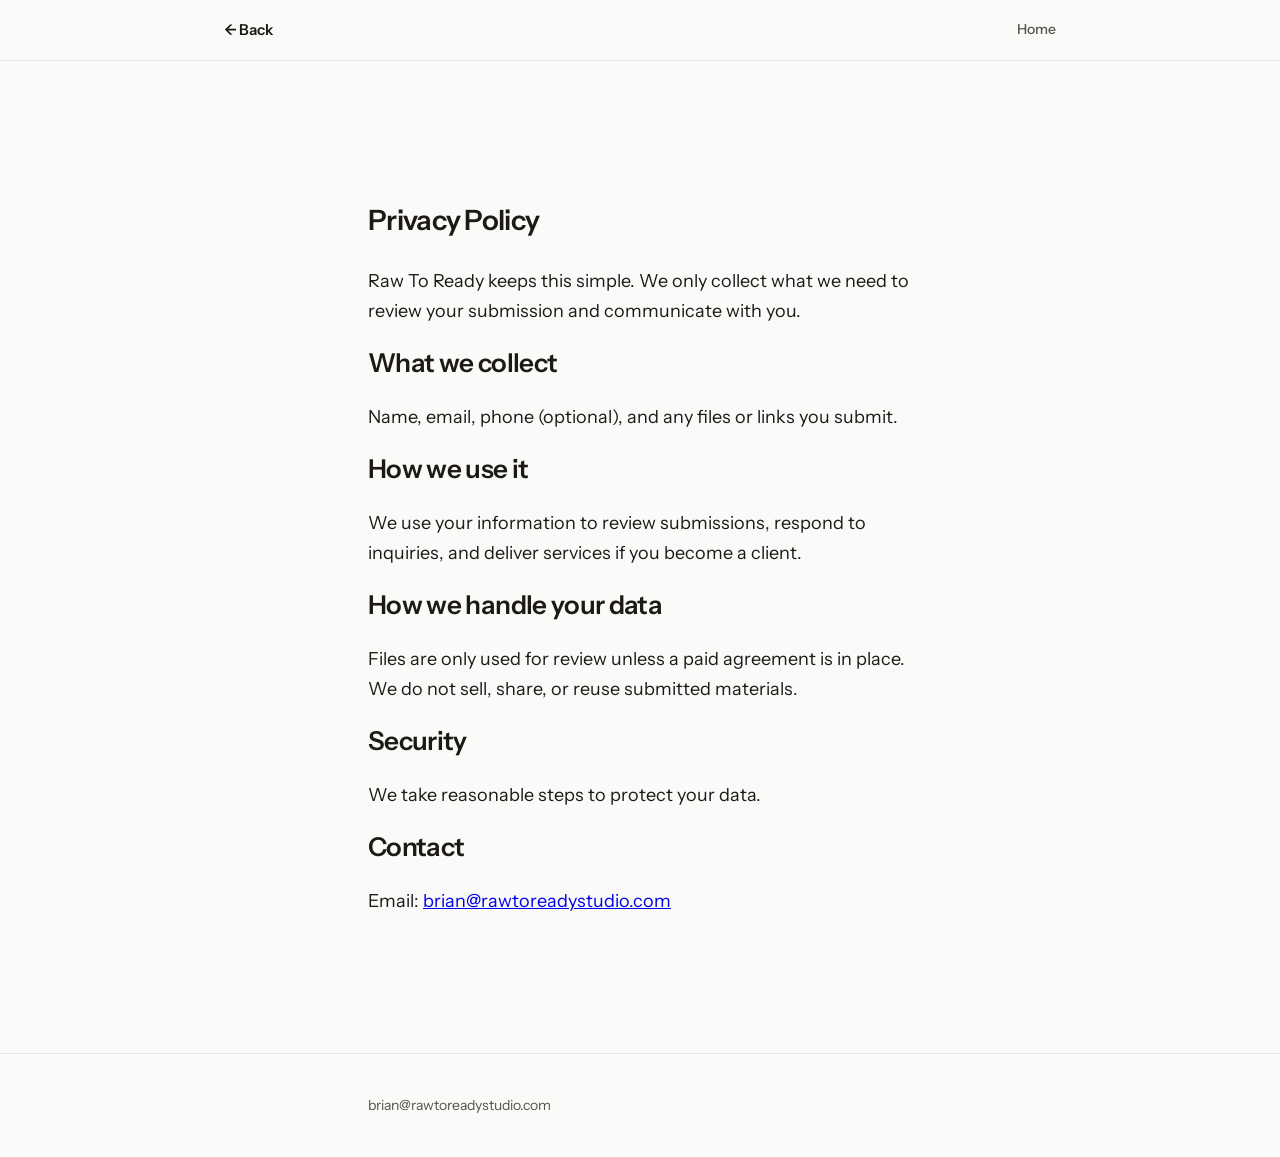
<file: privacy.html>
<!DOCTYPE html>
<html lang="en">
  <head>
    <meta charset="UTF-8" />
    <meta name="viewport" content="width=device-width, initial-scale=1" />
    <title>Privacy Policy | Raw To Ready</title>
    <link rel="preconnect" href="https://fonts.googleapis.com" />
    <link rel="preconnect" href="https://fonts.gstatic.com" crossorigin />
    <link href="https://fonts.googleapis.com/css2?family=Instrument+Sans:ital,wght@0,400;0,500;0,600;0,700&display=swap" rel="stylesheet" />
    <link rel="stylesheet" href="styles.css" />
  </head>
  <body>
    <header class="site-header">
      <div class="container header-inner">
        <a class="logo" href="index.html">← Back</a>
        <nav class="nav">
          <a href="index.html">Home</a>
        </nav>
      </div>
    </header>
    <main class="section section--large">
      <div class="container container--narrow">
        <h1 class="page-title">Privacy Policy</h1>
        <div class="prose">
          <p>Raw To Ready keeps this simple. We only collect what we need to review your submission and communicate with you.</p>

          <h2 class="section__title">What we collect</h2>
          <p>
            Name, email, phone (optional), and any files or links you submit.
          </p>

          <h2 class="section__title">How we use it</h2>
          <p>
            We use your information to review submissions, respond to inquiries, and deliver services if you become a client.
          </p>

          <h2 class="section__title">How we handle your data</h2>
          <p>
            Files are only used for review unless a paid agreement is in place. We do not sell, share, or reuse submitted materials.
          </p>

          <h2 class="section__title">Security</h2>
          <p>
            We take reasonable steps to protect your data.
          </p>

          <h2 class="section__title">Contact</h2>
          <p>
            Email: <a href="mailto:brian@rawtoreadystudio.com">brian@rawtoreadystudio.com</a>
          </p>
        </div>
      </div>
    </main>
    <footer class="site-footer">
      <div class="container footer-inner">
        <p><a href="mailto:brian@rawtoreadystudio.com">brian@rawtoreadystudio.com</a></p>
      </div>
    </footer>
  </body>
</html>
</file>
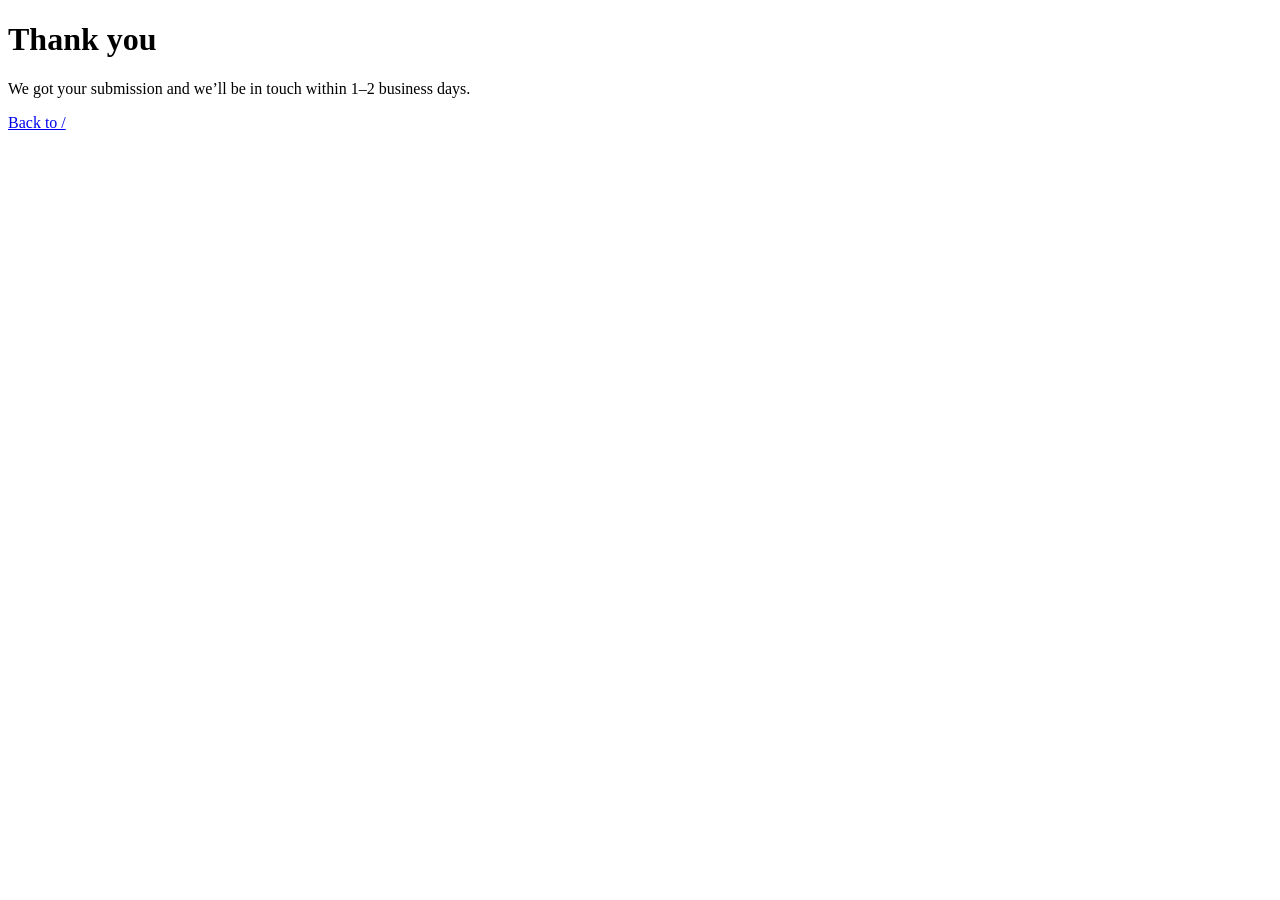
<file: thank-you.html>
<!DOCTYPE html>
<html lang="en">
<head>
  <meta charset="UTF-8">
  <meta name="viewport" content="width=device-width, initial-scale=1.0">
  <title>Thank You</title>
</head>
<body>
  <main>
    <div>
      <h1>Thank you</h1>
      <p>We got your submission and we’ll be in touch within 1–2 business days.</p>
      <p><a href="/">Back to /</a></p>
    </div>
  </main>
</body>
</html>
</file>
<file: styles.css>
/* --------------------------------------------------------------------------
   Premium service landing — typography-led, generous space, minimal chrome
   -------------------------------------------------------------------------- */

:root {
  --bg: #fafaf9;
  --bg-muted: #f4f4f2;
  --surface: #ffffff;
  --text: #1c1917;
  --text-secondary: #57534e;
  --text-muted: #78716c;
  --border: #e7e5e4;
  --accent: #1e3a5f;
  --accent-hover: #152a45;
  --accent-ink: #f8fafc;
  --radius: 6px;
  --font: "Instrument Sans", system-ui, -apple-system, sans-serif;
  --max-text: 38rem;
  --max-wide: 48rem;
  --section-pad: clamp(4rem, 12vw, 7rem);
  --section-pad-lg: clamp(5rem, 14vw, 8.5rem);
}

*,
*::before,
*::after {
  box-sizing: border-box;
}

html {
  scroll-behavior: smooth;
}

#send-link,
#book,
#how-it-works {
  scroll-margin-top: 5rem;
}

body {
  margin: 0;
  font-family: var(--font);
  font-size: 1.0625rem;
  line-height: 1.65;
  color: var(--text);
  background: var(--bg);
  -webkit-font-smoothing: antialiased;
}

@media (min-width: 768px) {
  body {
    font-size: 1.125rem;
  }
}

.container {
  width: 100%;
  max-width: 56rem;
  margin-inline: auto;
  padding-inline: clamp(1.25rem, 4vw, 2rem);
}

.container--narrow {
  max-width: var(--max-text);
}

.section {
  padding-block: var(--section-pad);
}

.section--large {
  padding-block: var(--section-pad-lg);
}

.section--hero {
  padding-top: clamp(3rem, 8vw, 5rem);
  padding-bottom: var(--section-pad-lg);
  background:
    radial-gradient(45rem 24rem at 10% 0%, rgba(56, 97, 155, 0.35), transparent 55%),
    radial-gradient(40rem 20rem at 95% 15%, rgba(49, 80, 130, 0.3), transparent 55%),
    linear-gradient(145deg, #0c1b30 0%, #10233e 45%, #132b49 100%);
  color: #eef4ff;
}

.section--muted {
  background: var(--bg-muted);
}

.section--accent {
  background: var(--accent);
  color: var(--accent-ink);
}

/* Header */

.site-header {
  position: sticky;
  top: 0;
  z-index: 10;
  background: rgba(250, 250, 249, 0.92);
  backdrop-filter: blur(8px);
  border-bottom: 1px solid var(--border);
  transition: background 0.2s ease, border-color 0.2s ease, box-shadow 0.2s ease;
}

.header-inner {
  display: flex;
  align-items: center;
  justify-content: space-between;
  gap: 1rem;
  min-height: 3.75rem;
  max-width: 56rem;
}

.logo {
  display: inline-flex;
  flex-direction: column;
  line-height: 1.1;
  font-weight: 600;
  font-size: 0.9375rem;
  letter-spacing: -0.02em;
  color: var(--text);
  text-decoration: none;
}

.logo__name {
  font-size: 0.95rem;
}

.logo__descriptor {
  margin-top: 0.15rem;
  font-size: 0.68rem;
  letter-spacing: 0.08em;
  text-transform: uppercase;
  font-weight: 500;
  color: inherit;
  opacity: 0.74;
}

.logo:hover {
  color: var(--accent);
}

.nav {
  display: flex;
  align-items: center;
  gap: clamp(1rem, 3vw, 1.75rem);
  font-size: 0.875rem;
}

.nav a {
  color: var(--text-secondary);
  text-decoration: none;
  font-weight: 500;
}

.nav a:hover {
  color: var(--text);
}

.nav-muted {
  color: var(--text-muted) !important;
}

.site-header--overlay {
  background: transparent;
  border-bottom-color: transparent;
  backdrop-filter: none;
  box-shadow: none;
}

.site-header--overlay .logo {
  color: rgba(239, 246, 255, 0.94);
}

.site-header--overlay .logo:hover {
  color: #ffffff;
}

.site-header--overlay .nav a {
  color: rgba(223, 236, 255, 0.84);
}

.site-header--overlay .nav a:hover {
  color: #ffffff;
}

.site-header--overlay .nav-muted {
  color: rgba(197, 217, 247, 0.82) !important;
}

.site-header--overlay.is-solid {
  background: rgba(250, 250, 249, 0.92);
  border-bottom-color: var(--border);
  backdrop-filter: blur(8px);
  box-shadow: 0 1px 0 rgba(0, 0, 0, 0.02);
}

.site-header--overlay.is-solid .logo {
  color: var(--text);
}

.site-header--overlay.is-solid .logo:hover {
  color: var(--accent);
}

.site-header--overlay.is-solid .nav a {
  color: var(--text-secondary);
}

.site-header--overlay.is-solid .nav a:hover {
  color: var(--text);
}

.site-header--overlay.is-solid .nav-muted {
  color: var(--text-muted) !important;
}

/* Typography */

.eyebrow {
  margin: 0 0 1.25rem;
  font-size: 0.75rem;
  font-weight: 600;
  letter-spacing: 0.12em;
  text-transform: uppercase;
  color: var(--text-muted);
}

.page-title {
  margin: 0 0 1.5rem;
  font-size: clamp(1.5rem, 3vw, 1.75rem);
  font-weight: 600;
  letter-spacing: -0.025em;
  color: var(--text);
}

.hero__title {
  margin: 0 0 1.75rem;
  font-size: clamp(1.875rem, 5vw, 2.75rem);
  font-weight: 600;
  line-height: 1.15;
  letter-spacing: -0.03em;
  color: #f3f7ff;
}

.section__title {
  margin: 0 0 1.5rem;
  font-size: clamp(1.375rem, 2.5vw, 1.625rem);
  font-weight: 600;
  line-height: 1.25;
  letter-spacing: -0.025em;
  color: var(--text);
}

.section__title--center {
  text-align: center;
  margin-bottom: 2.5rem;
}

.section__title--light {
  color: var(--accent-ink);
}

.subsection-title {
  margin: 2.5rem 0 1rem;
  font-size: 0.8125rem;
  font-weight: 600;
  letter-spacing: 0.08em;
  text-transform: uppercase;
  color: var(--text-muted);
}

.prose {
  margin: 0;
}

.prose p {
  margin: 0 0 1.25rem;
}

.prose p:last-child {
  margin-bottom: 0;
}

.prose--lead {
  font-size: 1.0625rem;
}

@media (min-width: 768px) {
  .prose--lead {
    font-size: 1.125rem;
    line-height: 1.7;
  }
}

.prose--solution {
  margin-bottom: 0;
}

.prose--light {
  color: rgba(248, 250, 252, 0.88);
  margin-bottom: 2rem;
  font-size: 1.0625rem;
  line-height: 1.65;
}

.timeline {
  margin-top: 1.5rem;
  margin-bottom: 0;
  padding-top: 1.5rem;
  border-top: 1px solid rgba(209, 224, 248, 0.28);
  font-size: 0.9375rem;
  color: rgba(233, 241, 255, 0.84);
}

.pullquote {
  margin: 2.5rem 0 0;
  padding: 1.5rem 0 0;
  border-top: 1px solid var(--border);
  font-size: 1.0625rem;
  line-height: 1.6;
  color: var(--text-secondary);
}

/* Lists */

.pain-list {
  margin: 0;
  padding: 0;
  list-style: none;
}

.pain-list li {
  margin-bottom: 1.5rem;
  padding-left: 0;
  line-height: 1.65;
  color: var(--text-secondary);
}

.pain-list li:last-child {
  margin-bottom: 0;
}

.pain-list strong {
  color: var(--text);
  font-weight: 600;
}

.steps {
  margin: 0;
  padding-left: 1.25rem;
}

.steps li {
  margin-bottom: 1rem;
  padding-left: 0.35rem;
  line-height: 1.65;
  color: var(--text-secondary);
}

.steps li::marker {
  color: var(--text-muted);
  font-weight: 600;
}

.steps strong {
  color: var(--text);
}

.why-list {
  margin: 0;
  padding: 0;
  list-style: none;
}

.why-list li {
  position: relative;
  margin-bottom: 1.5rem;
  padding-left: 1.25rem;
  line-height: 1.65;
  color: var(--text-secondary);
}

.why-list li::before {
  content: "";
  position: absolute;
  left: 0;
  top: 0.55em;
  width: 6px;
  height: 6px;
  border-radius: 50%;
  background: var(--accent);
  opacity: 0.5;
}

.why-list li:last-child {
  margin-bottom: 0;
}

.why-list strong {
  color: var(--text);
}

/* Table */

.table-wrap {
  overflow-x: auto;
  border-radius: var(--radius);
  border: 1px solid var(--border);
  background: var(--surface);
}

.deliverables {
  width: 100%;
  border-collapse: collapse;
  font-size: 0.9375rem;
  text-align: left;
}

.deliverables th,
.deliverables td {
  padding: 1rem 1.25rem;
  vertical-align: top;
  border-bottom: 1px solid var(--border);
}

.deliverables th {
  font-weight: 600;
  font-size: 0.75rem;
  letter-spacing: 0.06em;
  text-transform: uppercase;
  color: var(--text-muted);
  background: var(--bg-muted);
}

.deliverables tbody tr:last-child td {
  border-bottom: none;
}

.deliverables td:first-child {
  font-weight: 500;
  color: var(--text);
  width: 42%;
}

.deliverables td:last-child {
  color: var(--text-secondary);
}

@media (max-width: 540px) {
  .deliverables td:first-child {
    width: auto;
  }
}

/* Testimonial */

.testimonial {
  margin: 0;
  padding: 0;
  border: none;
}

.testimonial p {
  margin: 0 0 0.75rem;
  font-size: 1.125rem;
  line-height: 1.55;
  font-style: italic;
  color: var(--text);
}

.testimonial footer {
  font-size: 0.875rem;
  font-style: normal;
  color: var(--text-muted);
}

.proof-block {
  margin-top: 2.5rem;
  padding: 1.5rem 1.5rem 1.25rem;
  background: var(--surface);
  border: 1px solid var(--border);
  border-radius: var(--radius);
}

.proof-block__title {
  margin: 0 0 0.875rem;
  font-size: 0.8125rem;
  font-weight: 600;
  letter-spacing: 0.04em;
  text-transform: uppercase;
  color: var(--text-muted);
}

.proof-block__list {
  margin: 0;
  padding-left: 1.25rem;
}

.proof-block__list li {
  margin-bottom: 0.5rem;
  line-height: 1.5;
  color: var(--text-secondary);
}

.proof-block__list li:last-child {
  margin-bottom: 0;
}

.video-proof__title {
  margin: 0 0 1rem;
  font-size: 0.95rem;
  font-weight: 600;
  color: var(--text);
}

.lynette-showcase {
  margin-top: 2rem;
}

.lynette-showcase__grid {
  display: flex;
  flex-direction: row;
  gap: 1.25rem;
  align-items: start;
}

.testimonial-video {
  position: relative;
  flex: 0 0 240px;
  width: 240px;
  max-width: 240px;
  min-height: 0;
  border-radius: 16px;
  overflow: hidden;
  background: transparent;
  border: 0;
  box-shadow: none;
}

.testimonial-video video {
  width: 100%;
  max-width: 100%;
  height: auto;
  display: block;
  border-radius: 16px;
  background: transparent;
}


.lynette-showcase .testimonial {
  margin: 0;
}

.lynette-showcase .testimonial p {
  margin-top: 0.1rem;
  font-size: 1rem;
  line-height: 1.62;
}

@media (max-width: 768px) {
  .lynette-showcase__grid {
    flex-direction: column;
    gap: 1rem;
  }

  .testimonial-video {
    flex: 0 0 auto;
    width: 100% !important;
    max-width: 100% !important;
    min-height: 0 !important;
    height: auto !important;
    padding: 0 !important;
    margin: 0 !important;
    background: transparent !important;
    border: 0 !important;
    box-shadow: none !important;
  }

  .testimonial-video video {
    display: block !important;
    width: 100% !important;
    max-width: 100% !important;
    height: auto !important;
    border-radius: 16px !important;
    background: transparent !important;
  }

}

.confidentiality {
  margin: 2rem 0 0;
  font-size: 0.875rem;
  color: var(--text-muted);
}

/* CTAs */

.cta-row {
  display: flex;
  flex-wrap: wrap;
  gap: 0.875rem;
  margin-top: 2rem;
}

.micro-trust {
  margin: 1.5rem 0 0;
  font-size: 0.875rem;
  color: rgba(219, 233, 255, 0.72);
}

.hero-grid {
  display: grid;
  gap: clamp(2rem, 6vw, 3.75rem);
  align-items: center;
}.hero-header {
  text-align: center;
  margin-bottom: 1.75rem;
}

.hero-video-row {
  display: flex;
  align-items: flex-end;
  gap: 2rem;
  max-width: 860px;
  margin: 0 auto 2rem;
}

.hero-video-wrap {
  flex: 0 0 55%;
  min-width: 0;
}

.hero-flow {
  flex: 1;
  align-self: center;
}

.hero-copy--centered {
  text-align: left;
  max-width: 680px;
  margin: 0 auto 0 0;
}

.hero-copy--centered .cta-row {
  justify-content: flex-start;
}

.hero-copy--centered .cta-row--solo {
  justify-content: flex-start;
}

.hero-copy--centered .cta-row--solo .cta-mailto {
  align-items: flex-start;
  text-align: left;
}

.hero-copy--centered .cta-row--solo .cta-subtext {
  align-self: flex-start;
}

@media (max-width: 640px) {
  .hero-video-row {
    flex-direction: column;
  }
}


.hero-brand {
  margin: 0 0 1rem;
  font-size: 0.8125rem;
  letter-spacing: 0.12em;
  text-transform: uppercase;
  font-weight: 600;
  color: rgba(219, 233, 255, 0.8);
}

.hero .prose--lead p {
  color: rgba(238, 244, 255, 0.9);
}

.hero-flow {
  background: rgba(12, 23, 39, 0.45);
  border: 1px solid rgba(148, 176, 223, 0.22);
  border-radius: 12px;
  padding: 1.25rem;
  box-shadow: 0 14px 40px rgba(3, 8, 18, 0.38), inset 0 1px 0 rgba(205, 223, 250, 0.08);
}

.hero-flow__panel {
  border-radius: 8px;
  padding: 0.8rem 0.9rem;
  font-size: 0.9rem;
  font-weight: 500;
  line-height: 1.35;
}

.hero-flow__panel--messy {
  background: rgba(27, 42, 67, 0.72);
  border: 1px solid rgba(142, 170, 219, 0.25);
  color: rgba(226, 238, 255, 0.9);
}

.hero-flow__arrow {
  height: 2px;
  margin: 1rem 0;
  background: linear-gradient(90deg, rgba(113, 157, 232, 0.12) 0%, rgba(130, 190, 255, 0.95) 50%, rgba(186, 221, 255, 0.4) 100%);
  position: relative;
  box-shadow: 0 0 12px rgba(131, 185, 255, 0.55);
}

.hero-flow__arrow::after {
  content: "";
  position: absolute;
  right: -1px;
  top: 50%;
  transform: translateY(-50%);
  border-top: 6px solid transparent;
  border-bottom: 6px solid transparent;
  border-left: 10px solid rgba(169, 212, 255, 0.95);
  filter: drop-shadow(0 0 6px rgba(122, 183, 255, 0.75));
}

.hero-flow__panel--polished {
  background: rgba(18, 41, 69, 0.88);
  border: 1px solid rgba(164, 196, 246, 0.42);
}

.hero-flow__title {
  margin: 0 0 0.7rem;
  font-size: 0.8rem;
  letter-spacing: 0.1em;
  text-transform: uppercase;
  font-weight: 600;
  color: rgba(209, 228, 255, 0.86);
}

.hero-flow__list {
  margin: 0;
  padding-left: 1.15rem;
}

.hero-flow__list li {
  margin-bottom: 0.45rem;
  color: #f0f6ff;
  font-size: 0.93rem;
  line-height: 1.4;
}

.hero-flow__list li:last-child {
  margin-bottom: 0;
}

.hero-tagline {
  margin: 0;
  font-size: 0.9rem;
  color: rgba(219, 233, 255, 0.84);
}

.btn {
  display: inline-flex;
  align-items: center;
  justify-content: center;
  padding: 0.875rem 1.25rem;
  font-family: inherit;
  font-size: 0.9375rem;
  font-weight: 600;
  line-height: 1.35;
  text-align: center;
  text-decoration: none;
  border-radius: var(--radius);
  border: 1px solid transparent;
  cursor: pointer;
  transition: background 0.15s ease, color 0.15s ease, border-color 0.15s ease;
}

.btn--primary {
  background: var(--accent);
  color: var(--accent-ink);
  border-color: var(--accent);
}

.btn--primary:hover {
  background: var(--accent-hover);
  border-color: var(--accent-hover);
}

.btn--secondary {
  background: var(--surface);
  color: var(--text);
  border-color: var(--border);
}

.btn--secondary:hover {
  border-color: var(--text-muted);
  background: var(--bg-muted);
}

.hero .btn--secondary {
  background: transparent;
  color: #e9f3ff;
  border-color: rgba(197, 217, 247, 0.36);
}

.hero .btn--secondary:hover {
  background: rgba(199, 220, 250, 0.12);
  border-color: rgba(219, 233, 255, 0.6);
}

.btn--on-dark {
  background: var(--accent-ink);
  color: var(--accent);
  border-color: var(--accent-ink);
}

.btn--on-dark:hover {
  background: rgba(248, 250, 252, 0.92);
}

.btn--ghost {
  background: transparent;
  color: var(--accent-ink);
  border-color: rgba(248, 250, 252, 0.35);
}

.btn--ghost:hover {
  background: rgba(248, 250, 252, 0.08);
  border-color: rgba(248, 250, 252, 0.5);
}

.btn--block {
  width: 100%;
}

/* Mailto CTA (matches primary button styling) */
.cta-mailto {
  display: flex;
  flex-direction: column;
  align-items: flex-start;
}

.cta-button {
  display: inline-flex;
  align-items: center;
  justify-content: center;
  padding: 0.875rem 1.25rem;
  font-family: inherit;
  font-size: 0.9375rem;
  font-weight: 600;
  line-height: 1.35;
  text-align: center;
  text-decoration: none;
  border-radius: var(--radius);
  border: 1px solid var(--accent);
  background: var(--accent);
  color: var(--accent-ink);
  transition: background 0.15s ease, border-color 0.15s ease;
}

.cta-button:hover {
  background: var(--accent-hover);
  border-color: var(--accent-hover);
}

.cta-subtext {
  margin: 0.5rem 0 0;
  font-size: 0.875rem;
  line-height: 1.45;
}

.hero .cta-subtext {
  color: rgba(219, 233, 255, 0.72);
}

.section--accent .cta-button {
  background: var(--accent-ink);
  color: var(--accent);
  border-color: var(--accent-ink);
}

.section--accent .cta-button:hover {
  background: rgba(248, 250, 252, 0.92);
  border-color: rgba(248, 250, 252, 0.92);
}

.section--accent .cta-subtext {
  color: rgba(248, 250, 252, 0.82);
}

.section--cta-mid {
  padding-block: clamp(2.25rem, 5vw, 3.25rem);
  border-top: 1px solid var(--border);
}

.cta-row--solo {
  justify-content: center;
}

.cta-row--solo .cta-mailto {
  align-items: center;
  text-align: center;
}

.cta-row--solo .cta-subtext {
  align-self: center;
}

@media (max-width: 640px) {
  .cta-row {
    flex-direction: column;
  }

  .cta-row .btn {
    width: 100%;
  }

  .cta-row .cta-mailto {
    width: 100%;
  }

  .cta-row .cta-button {
    width: 100%;
    padding: 0.75rem 0.95rem;
    font-size: 0.875rem;
    line-height: 1.3;
    text-wrap: pretty;
  }

  .cta-row .cta-subtext {
    margin-top: 0.45rem;
    font-size: 0.8125rem;
    line-height: 1.4;
  }
}

@media (min-width: 960px) {
  .hero-grid {
    grid-template-columns: minmax(0, 1.12fr) minmax(0, 0.88fr);
  }

  .hero-tagline {
    grid-column: 1 / -1;
    margin-top: 0.5rem;
  }
}

/* Form */

.lead-form {
  margin-top: 2.5rem;
  padding: 2rem;
  background: var(--surface);
  border: 1px solid var(--border);
  border-radius: var(--radius);
}

.field {
  margin-bottom: 1.5rem;
}

.field:last-of-type {
  margin-bottom: 2rem;
}

.field label {
  display: block;
  margin-bottom: 0.5rem;
  font-size: 0.875rem;
  font-weight: 500;
  color: var(--text);
}

.req {
  font-weight: 400;
  color: var(--text-muted);
}

input[type="text"],
input[type="email"],
input[type="url"],
input[type="tel"],
textarea {
  width: 100%;
  padding: 0.75rem 0.875rem;
  font-family: inherit;
  font-size: 1rem;
  line-height: 1.5;
  color: var(--text);
  background: var(--bg);
  border: 1px solid var(--border);
  border-radius: var(--radius);
}

input:focus,
textarea:focus {
  outline: none;
  border-color: var(--accent);
  box-shadow: 0 0 0 3px rgba(30, 58, 95, 0.12);
}

textarea {
  resize: vertical;
  min-height: 5rem;
}

input[type="file"] {
  width: 100%;
  font-size: 0.875rem;
  color: var(--text-secondary);
}

.form-footnote {
  margin: 1.5rem 0 0;
  font-size: 0.875rem;
  color: var(--text-secondary);
}

.form-privacy {
  margin: 1rem 0 0;
  font-size: 0.8125rem;
  color: var(--text-muted);
}

.contact-email {
  display: flex;
  align-items: center;
  flex-wrap: wrap;
  gap: 0.35rem;
  margin: 1.1rem 0 0;
  font-size: 0.95rem;
  font-weight: 500;
  color: var(--text-secondary);
}

.contact-email span {
  color: var(--text);
}

.contact-email a {
  color: var(--accent);
  text-decoration: none;
  word-break: break-word;
}

.contact-email a:hover {
  text-decoration: underline;
}

.copy-email-btn {
  display: inline-flex;
  align-items: center;
  justify-content: center;
  width: 1.9rem;
  height: 1.9rem;
  border: 1px solid var(--border);
  border-radius: 6px;
  background: var(--surface);
  color: var(--text-secondary);
  cursor: pointer;
  transition: border-color 0.15s ease, color 0.15s ease, background 0.15s ease;
}

.copy-email-btn svg {
  width: 1rem;
  height: 1rem;
  fill: none;
  stroke: currentColor;
  stroke-width: 1.8;
}

.copy-email-btn:hover {
  border-color: var(--text-muted);
  color: var(--text);
}

.copy-email-btn:focus-visible {
  outline: none;
  border-color: var(--accent);
  box-shadow: 0 0 0 3px rgba(30, 58, 95, 0.14);
}

.copy-email-btn.is-copied {
  color: #0f766e;
  border-color: rgba(15, 118, 110, 0.45);
  background: #ecfeff;
}

/* FAQ */

.faq {
  margin: 0;
}

.faq__item {
  padding: 1.75rem 0;
  border-bottom: 1px solid var(--border);
}

.faq__item:first-child {
  padding-top: 0;
}

.faq__item:last-child {
  border-bottom: none;
  padding-bottom: 0;
}

.faq dt {
  margin: 0 0 0.5rem;
  font-weight: 600;
  font-size: 1rem;
  color: var(--text);
}

.faq dd {
  margin: 0;
  line-height: 1.65;
  color: var(--text-secondary);
}

/* Footer */

.site-footer {
  padding: 2.5rem 0 calc(2.5rem + env(safe-area-inset-bottom));
  border-top: 1px solid var(--border);
  background: var(--bg);
}

.footer-inner {
  display: flex;
  flex-wrap: wrap;
  align-items: center;
  justify-content: space-between;
  gap: 1rem;
  max-width: var(--max-text);
}

.footer-inner p {
  margin: 0;
  font-size: 0.875rem;
}

.footer-email {
  display: flex;
  align-items: center;
  gap: 0.4rem;
  flex-wrap: wrap;
}

.footer-inner a {
  color: var(--text-secondary);
  text-decoration: none;
}

.footer-inner a:hover {
  color: var(--text);
}
</file>
